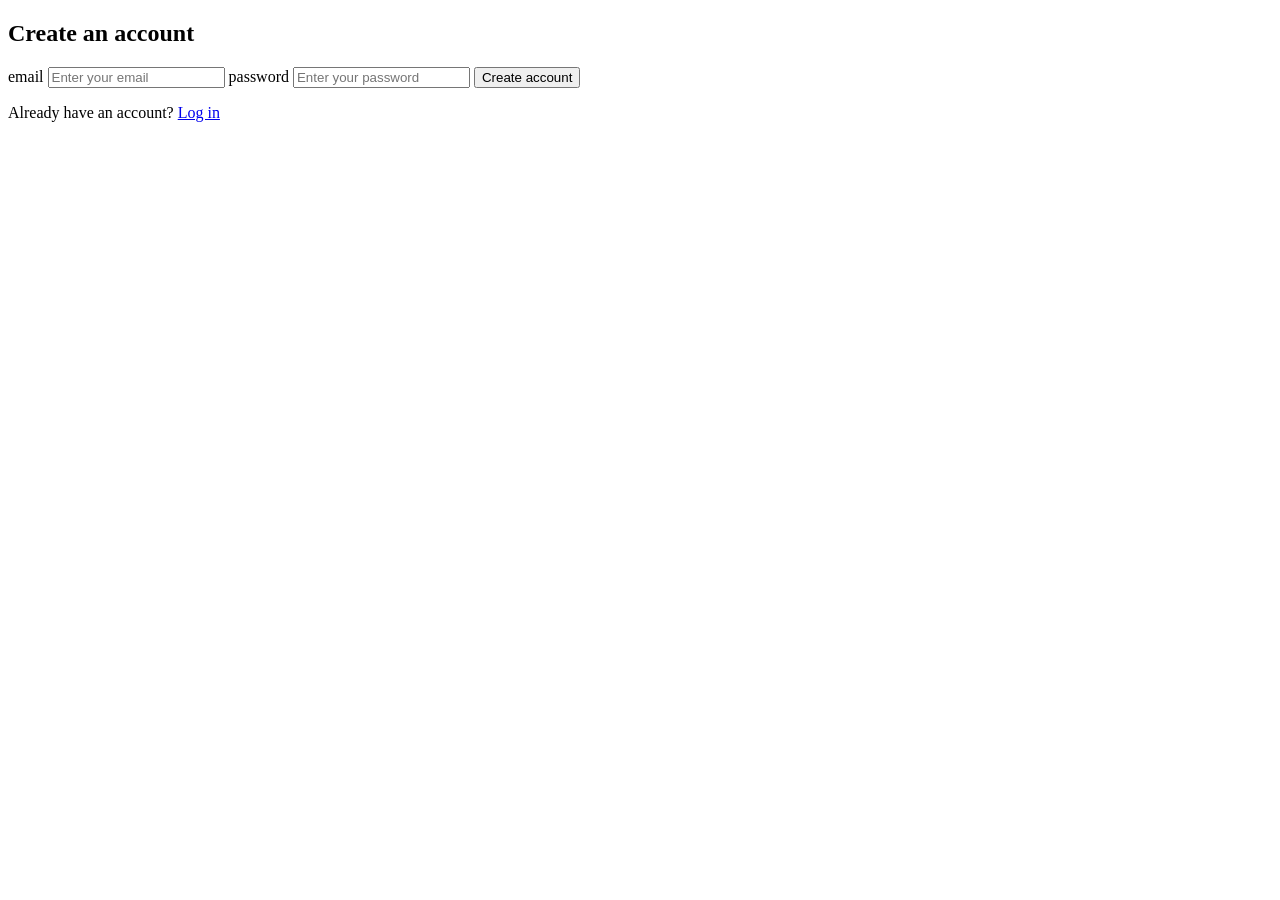
<file: index.html>
<!DOCTYPE html>
<html lang="en">
<head>
    <meta charset="UTF-8">
    <meta name="viewport" content="width=device-width, initial-scale=1.0">
    <script src="index.js"></script>
    <title>
        Inicio
    </title>
</head>
<body>
    <h1>inicio</h1>
</body>
</html>
</file>
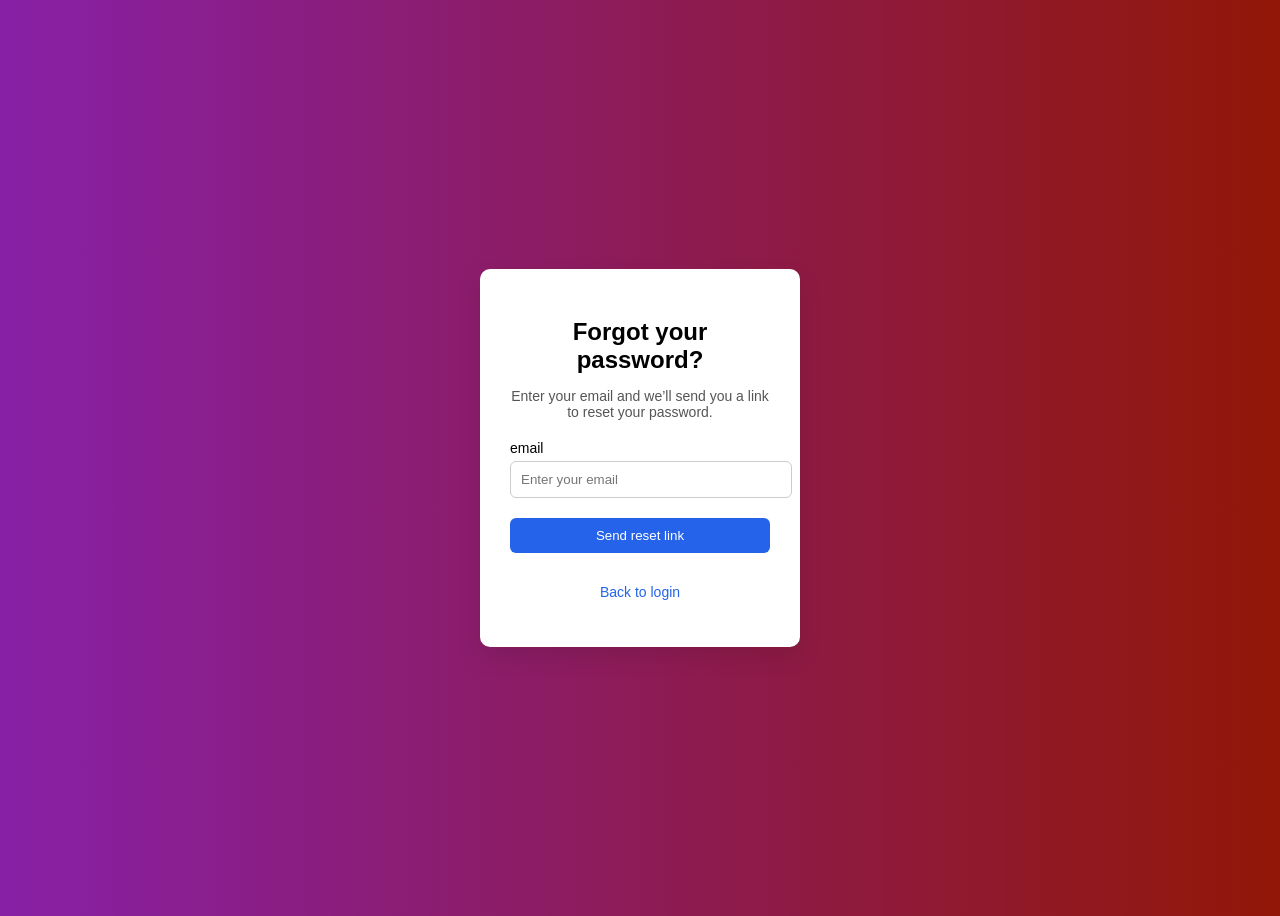
<file: src/pages/forgot.html>
<!DOCTYPE html>
<html lang="en">
<head>
  <meta charset="UTF-8">
  <title>recover password</title>
  <link rel="stylesheet" href="forgot.css">
</head>
<body>

  <div class="container">
    <div class="card">
      <h2>Forgot your password?</h2>

      <p class="info">
        Enter your email and we’ll send you a link to reset your password.
      </p>

      <label>email</label>
      <input type="email" id="email" placeholder="Enter your email">

      <button onclick="recover()">Send reset link</button>

      <p>
        <a href="login.html">Back to login</a>
      </p>
    </div>
  </div>
<script src="../scripts/forgot.js"></script>
</body>
</html>
</file>
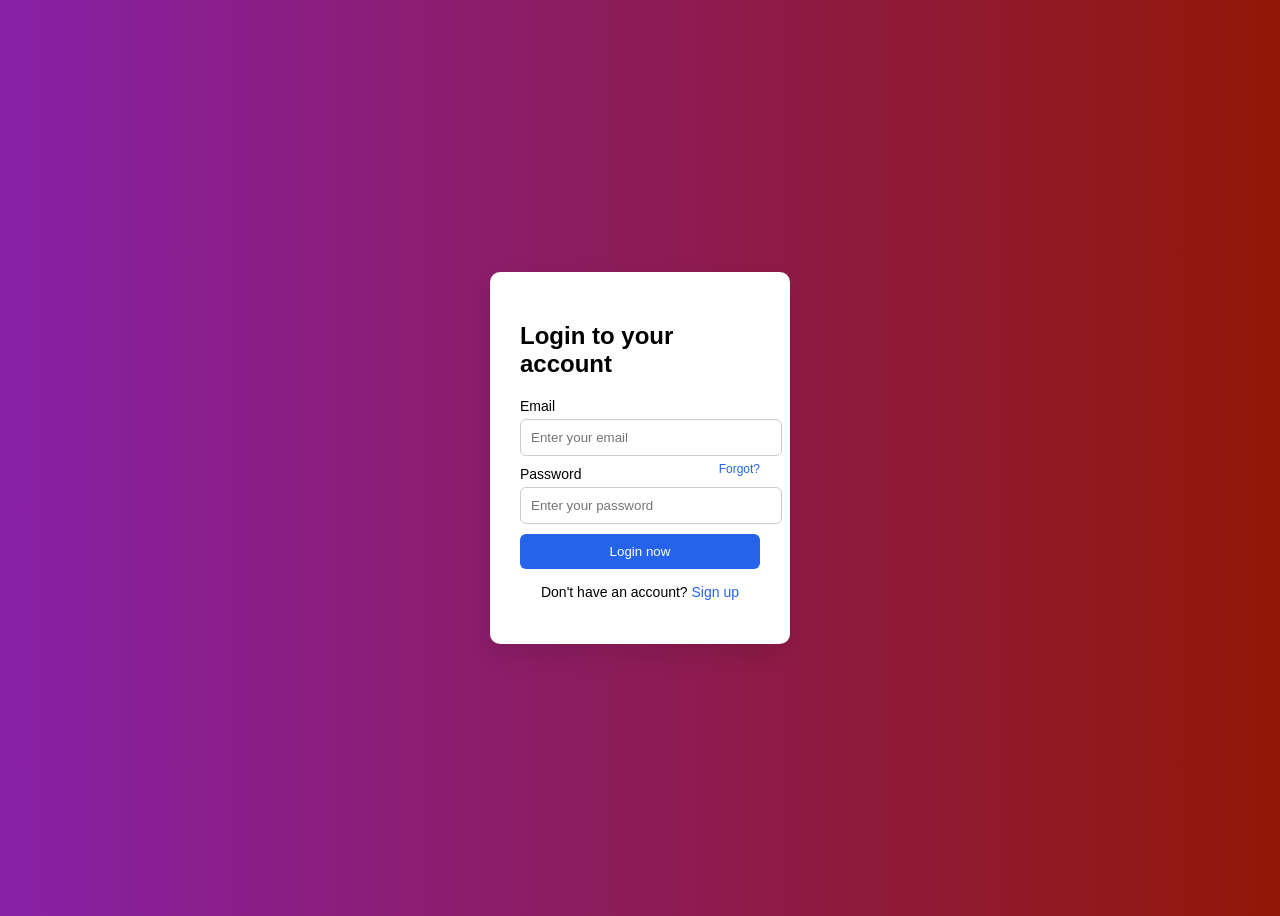
<file: src/pages/Login.html>
<!DOCTYPE html>
<html lang="en">
<head>
    <meta charset="UTF-8">
    <meta name="viewport" content="width=device-width, initial-scale=1.0">
    <title>Login</title>
    <link rel="stylesheet" href="login.css">
</head>
<body>
   
    <div class ="container">
    <div class = "card"> 
    <h2>Login to your account</h2>
    <label>Email</label>
    <input type = "email" id= "email" placeholder="Enter your email">
    <div class="password-row">
    <label>Password</label>
    <a href="forgot.html">Forgot?</a>
    </div>
    <input type="password" id="password" placeholder="Enter your password">
    <button onclick="validate()">Login now</button>
    <p>Don't have an account?
    <a href="register.html">Sign up</a>
    </p>
    </div>
    </div>
    <script src="../scripts/login.js"></script>
</body>
</html>
</file>
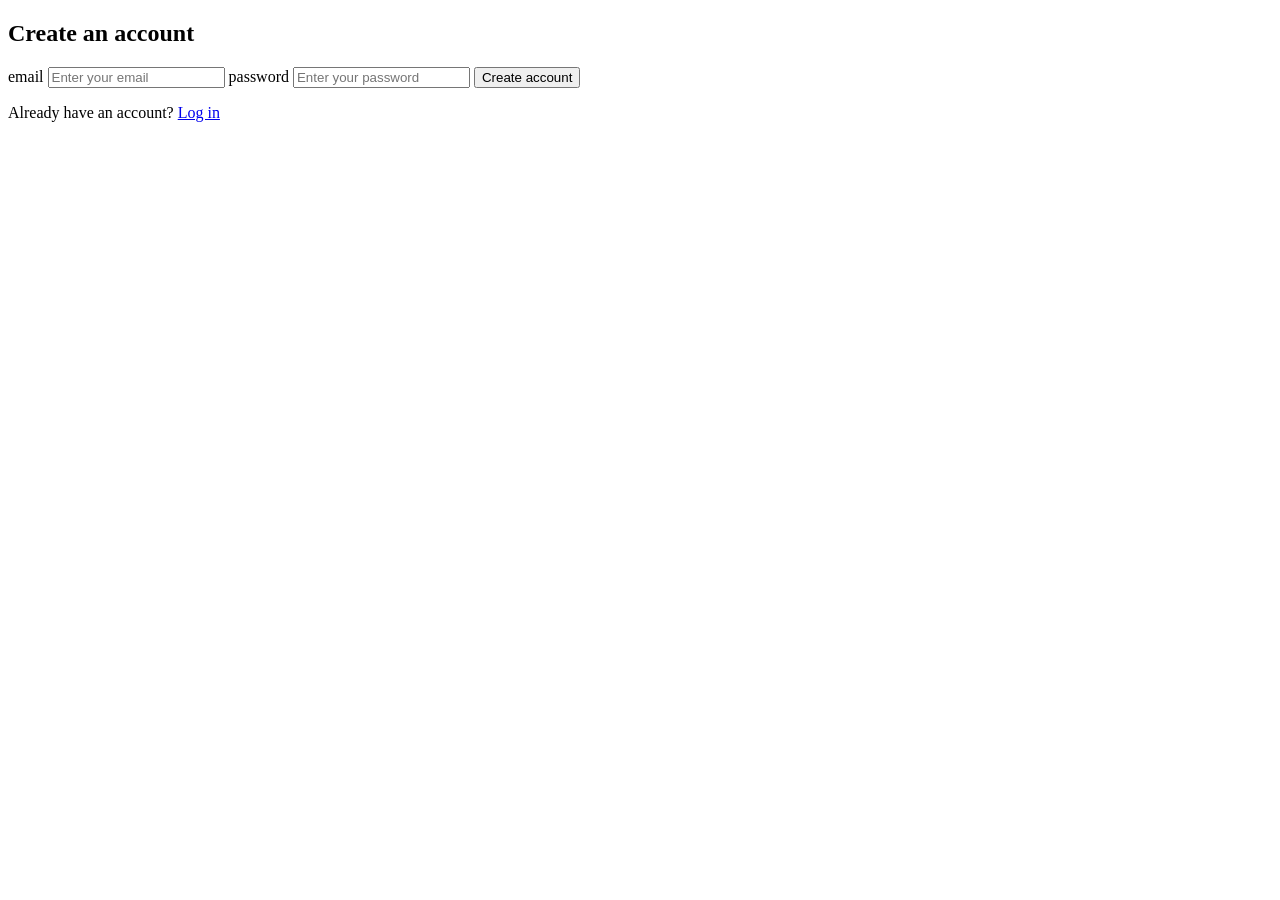
<file: src/pages/register.html>
<!DOCTYPE html>
<html lang="en">
<head>
  <meta charset="UTF-8">
  <title>Register</title>
  <link rel="stylesheet" href="register.css">
</head>
<body>

  <div class="container">
    <div class="card">
      <h2>Create an account</h2>

      <label>email</label>
      <input type="email" id="email" placeholder="Enter your email">

      <label>password</label>
      <input type="password" id="password" placeholder="Enter your password">

      <button onclick="register()">Create account</button>

      <p>Already have an account? 
        <a href="login.html">Log in</a>
      </p>
    </div>
  </div>
<script src="../scripts/register.js"></script>
</body>
</html>
</file>
<file: src/pages/forgot.css>
body {
  font-family: Arial, sans-serif;
  background: linear-gradient(to right, #8820a7,#921707);
  display: flex;
  justify-content: center;
  align-items: center;
  height: 100vh;
}

.container {
  width: 320px;
}

.card {
  background: rgb(255, 255, 255);
  padding: 30px;
  border-radius: 10px;
  box-shadow: 0px 10px 25px rgba(0,0,0,0.1);
  text-align: center;
}

h2 {
  margin-bottom: 10px;
}

.info {
  font-size: 14px;
  color: #555;
  margin-bottom: 20px;
}

label {
  display: block;
  text-align: left;
  margin-top: 10px;
  font-size: 14px;
}

input {
  width: 100%;
  padding: 10px;
  margin-top: 5px;
  border-radius: 6px;
  border: 1px solid #ccc;
}

button {
  width: 100%;
  margin-top: 20px;
  padding: 10px;
  background: #2563eb;
  color: white;
  border: none;
  border-radius: 6px;
  cursor: pointer;
}

button:hover {
  background: #1d4ed8;
}

a {
  display: inline-block;
  margin-top: 15px;
  color: #2563eb;
  text-decoration: none;
  font-size: 14px;
}
</file>
<file: src/pages/login.css>
body {
  font-family: Arial,sans-serif;
  background: linear-gradient(to right, #8820a7, #921707);
  display: flex;
  justify-content: center;
  align-items:center;
  height: 100vh;
}

/* Contenedor */
.container {
  width: 300px;
}

/* Tarjeta */
.card {
  background: white;
  padding: 30px;
  border-radius: 10px;
  box-shadow: 0px 10px 25px rgba(0,0,0,0.1);
}

/* Título */
h2 {
  margin-bottom: 20px;
}

/* Labels */
label {
  font-size: 14px;
  display: block;
  margin-top: 10px;
}

/* Inputs */
input {
  width: 100%;
  padding: 10px;
  margin-top: 5px;
  border-radius: 6px;
  border: 1px solid #ccc;
}

/* Password fila */
.password-row {
  display: flex;
  justify-content: space-between;
  align-items: center;
}

.password-row a {
  font-size: 12px;
  color: #2563eb;
  text-decoration: none;
}

/* Botón */
button {
  width: 100%;
  margin-top: 10px;
  padding: 10px;
  background: #2563eb;
  color: white;
  border: none;
  border-radius: 6px;
  cursor: pointer;
}

button:hover {
  background: #1d4ed8;
}

/* Texto inferior */
p {
  text-align: center;
  margin-top: 15px;
  font-size: 14px;
}

a {
  color: #2563eb;
  text-decoration: none;
}
</file>
<file: src/pages/register.css>
.formulario {
    display: flex;
    flex-direction: column;
    max-width: 350px;

    gap: 5px;

    .button-form {
        margin-top: 10px;
    }
}
</file>
